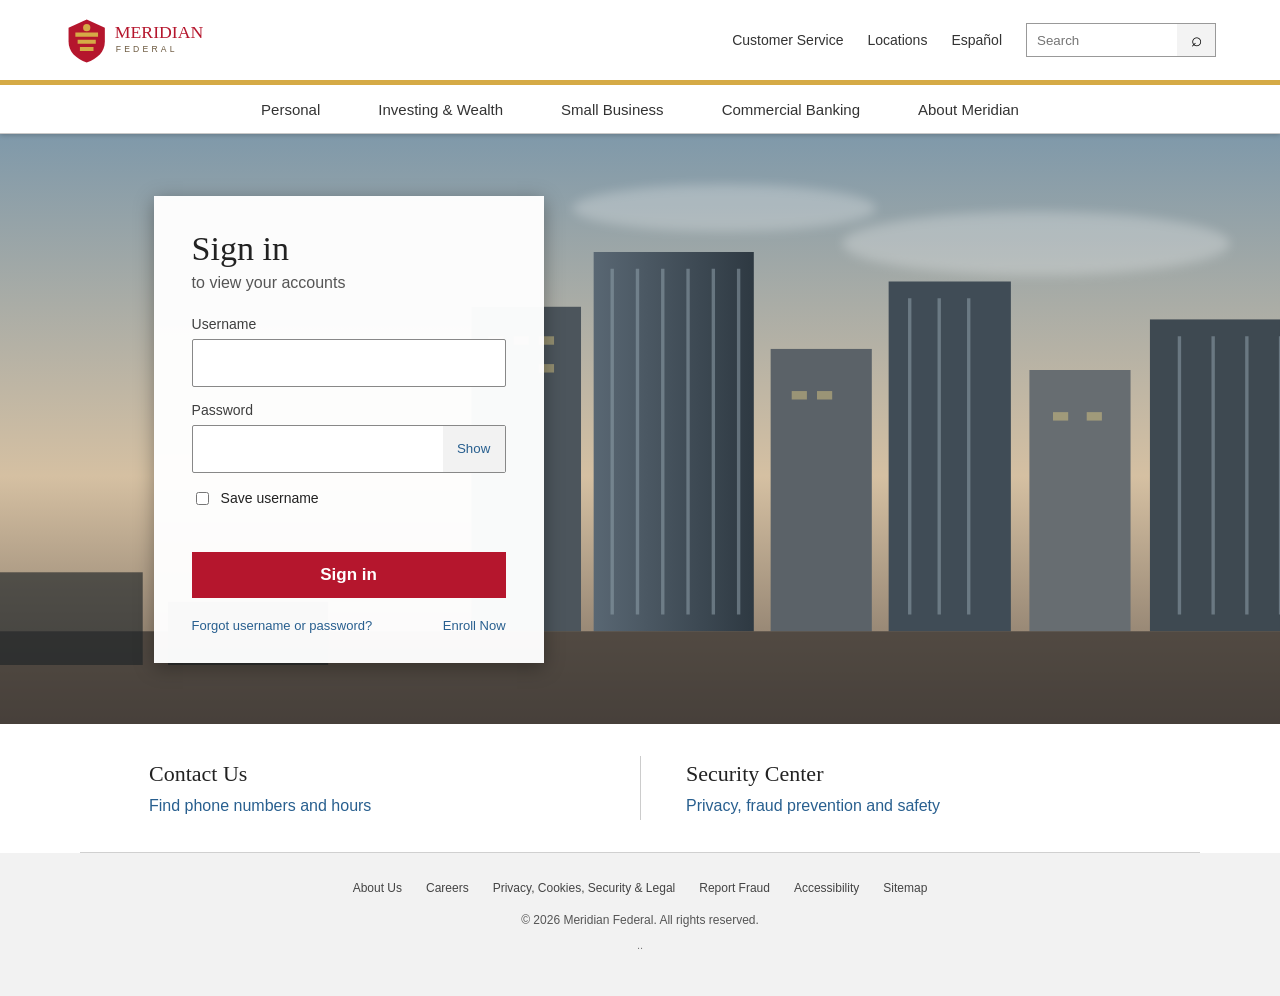
<file: index.html>
<!DOCTYPE html>
<html lang="en">
<head>
  <meta charset="UTF-8" />
  <meta name="viewport" content="width=device-width, initial-scale=1.0" />
  <title>Meridian Federal | Sign On</title>
  <link rel="stylesheet" href="styles.css" />
</head>
<body class="login-page">
  <header class="site-header">
    <div class="topbar">
      <a class="brand" href="index.html" aria-label="Meridian Federal home">
        <img src="assets/logo.svg" alt="Meridian Federal" />
      </a>
      <nav class="utility-nav" aria-label="Utility navigation">
        <a href="#">Customer Service</a>
        <a href="#">Locations</a>
        <a href="#">Español</a>
        <form class="search-box" onsubmit="return false">
          <input type="search" placeholder="Search" aria-label="Search" />
          <button type="submit" aria-label="Submit search">⌕</button>
        </form>
      </nav>
    </div>
    <div class="gold-line"></div>
    <nav class="main-nav" aria-label="Primary navigation">
      <a href="#">Personal</a>
      <a href="#">Investing & Wealth</a>
      <a href="#">Small Business</a>
      <a href="#">Commercial Banking</a>
      <a href="#">About Meridian</a>
    </nav>
  </header>

  <main class="hero-login">
    <section class="login-card" aria-labelledby="sign-in-heading">
      <h1 id="sign-on-heading">Sign in</h1>
      <p class="subtitle">to view your accounts</p>

      <form id="loginForm" novalidate>
        <label for="username">Username</label>
        <input id="username" name="username" type="text" autocomplete="username" />

        <label for="password">Password</label>
        <div class="password-wrap">
          <input id="password" name="password" type="password" autocomplete="current-password" />
          <button id="togglePassword" type="button" class="show-btn">Show</button>
        </div>

        <label class="remember-row">
          <input type="checkbox" />
          <span>Save username</span>
        </label>

        <p id="loginError" class="login-error" role="alert" aria-live="polite"></p>
        <button class="primary-btn" type="submit">Sign in</button>
      </form>

      <div class="login-links">
        <a href="#">Forgot username or password?</a>
        <a href="#">Enroll Now</a>
      </div>
    </section>
  </main>

  <section class="help-strip">
    <div>
      <h2>Contact Us</h2>
      <a href="#">Find phone numbers and hours</a>
    </div>
    <div>
      <h2>Security Center</h2>
      <a href="#">Privacy, fraud prevention and safety</a>
    </div>
  </section>

  <footer class="site-footer">
    <div class="footer-links">
      <a href="#">About Us</a>
      <a href="#">Careers</a>
      <a href="#">Privacy, Cookies, Security & Legal</a>
      <a href="#">Report Fraud</a>
      <a href="#">Accessibility</a>
      <a href="#">Sitemap</a>
    </div>
    <p>© 2026 Meridian Federal. All rights reserved.</p>
    <p class="fictional-note">..</p>
  </footer>

  <script src="script.js"></script>
</body>
</html>
</file>
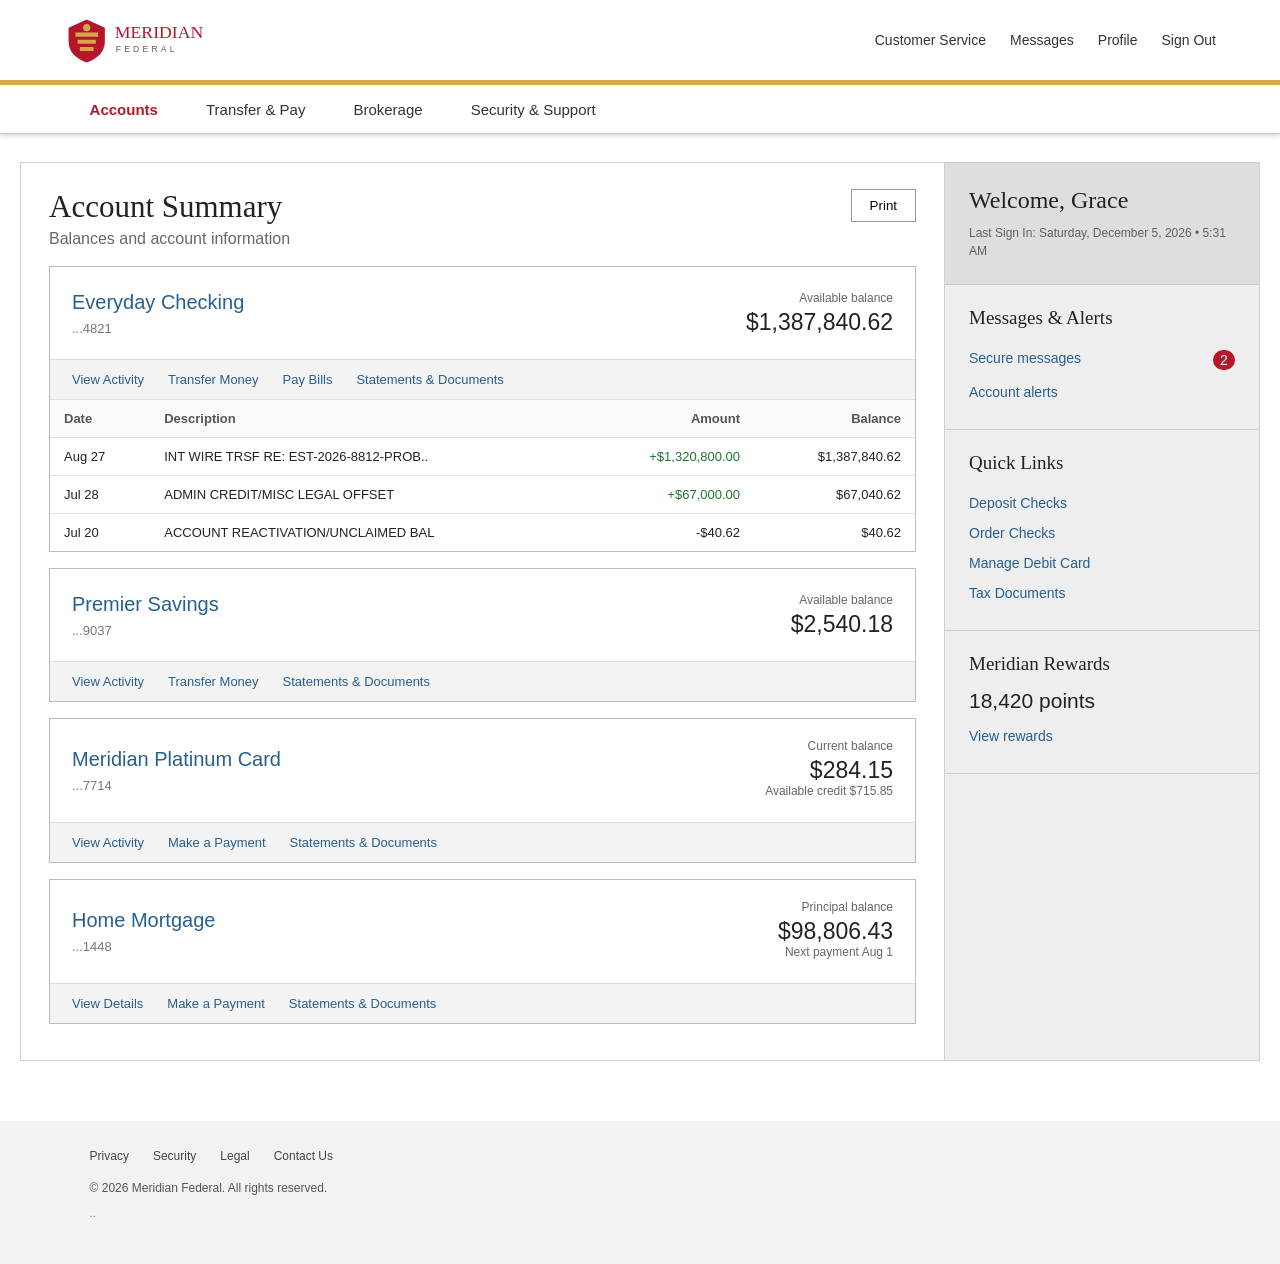
<file: dashboard.html>
<!DOCTYPE html>
<html lang="en">
<head>
  <meta charset="UTF-8" />
  <meta name="viewport" content="width=device-width, initial-scale=1.0" />
  <title>Meridian Federal | Account Summary</title>
  <link rel="stylesheet" href="styles.css" />
</head>
<body class="dashboard-page">
  <header class="site-header dashboard-header">
    <div class="topbar">
      <a class="brand" href="dashboard.html"><img src="assets/logo.svg" alt="Meridian Federal" /></a>
      <nav class="utility-nav">
        <a href="#">Customer Service</a>
        <a href="#">Messages</a>
        <a href="#">Profile</a>
        <a href="index.html" id="signOff">Sign Out</a>
      </nav>
    </div>
    <div class="gold-line"></div>
    <nav class="main-nav dashboard-nav">
      <a class="active" href="#">Accounts</a>
      <a href="transfer-pay.html">Transfer & Pay</a>
      <a href="#">Brokerage</a>
      <a href="#">Security & Support</a>
    </nav>
  </header>

  <main class="dashboard-shell">
    <section class="dashboard-main">
      <div class="page-title-row">
        <div>
          <h1>Account Summary</h1>
          <p>Balances and account information</p>
        </div>
        <button class="print-btn" type="button">Print</button>
      </div>

      <article class="account-card expanded">
        <div class="account-head">
          <div>
            <h2>Everyday Checking</h2>
            <p>...4821</p>
          </div>
          <div class="balance-block">
            <span>Available balance</span>
            <strong>$1,387,840.62</strong>
          </div>
        </div>
        <div class="account-actions">
          <a href="#">View Activity</a>
          <a href="transfer-pay.html?tab=transfer">Transfer Money</a>
          <a href="transfer-pay.html?tab=pay">Pay Bills</a>
          <a href="#">Statements & Documents</a>
        </div>
        <div class="activity-table-wrap">
          <table class="activity-table">
            <thead>
              <tr><th>Date</th><th>Description</th><th>Amount</th><th>Balance</th></tr>
            </thead>
            <tbody>
              <tr><td>Aug 27</td><td>INT WIRE TRSF RE: EST-2026-8812-PROB..</td><td class="positive">+$1,320,800.00</td><td>$1,387,840.62</td></tr>
              <tr><td>Jul 28</td><td>ADMIN CREDIT/MISC LEGAL OFFSET</td><td class="positive">+$67,000.00</td><td>$67,040.62</td></tr>
              <tr><td>Jul 20</td><td>ACCOUNT REACTIVATION/UNCLAIMED BAL</td><td>-$40.62</td><td>$40.62</td></tr>
            </tbody>
          </table>
        </div>
      </article>

      <article class="account-card">
        <div class="account-head">
          <div><h2>Premier Savings</h2><p>...9037</p></div>
          <div class="balance-block"><span>Available balance</span><strong>$2,540.18</strong></div>
        </div>
        <div class="account-actions"><a href="#">View Activity</a><a href="transfer-pay.html?tab=transfer">Transfer Money</a><a href="#">Statements & Documents</a></div>
      </article>

      <article class="account-card">
        <div class="account-head">
          <div><h2>Meridian Platinum Card</h2><p>...7714</p></div>
          <div class="balance-block"><span>Current balance</span><strong>$284.15</strong><small>Available credit $715.85</small></div>
        </div>
        <div class="account-actions"><a href="#">View Activity</a><a href="transfer-pay.html?tab=pay">Make a Payment</a><a href="#">Statements & Documents</a></div>
      </article>

      <article class="account-card">
        <div class="account-head">
          <div><h2>Home Mortgage</h2><p>...1448</p></div>
          <div class="balance-block"><span>Principal balance</span><strong>$98,806.43</strong><small>Next payment Aug 1</small></div>
        </div>
        <div class="account-actions"><a href="#">View Details</a><a href="transfer-pay.html?tab=pay">Make a Payment</a><a href="#">Statements & Documents</a></div>
      </article>
    </section>

    <aside class="profile-panel">
      <div class="welcome-box">
        <h2>Welcome, Grace</h2>
        <p id="lastSignOn">Last Sign In</p>
      </div>
      <div class="side-section">
        <h3>Messages & Alerts</h3>
        <a href="#">Secure messages <span>2</span></a>
        <a href="#">Account alerts</a>
      </div>
      <div class="side-section">
        <h3>Quick Links</h3>
        <a href="#">Deposit Checks</a>
        <a href="#">Order Checks</a>
        <a href="#">Manage Debit Card</a>
        <a href="#">Tax Documents</a>
      </div>
      <div class="side-section rewards">
        <h3>Meridian Rewards</h3>
        <strong>18,420 points</strong>
        <a href="#">View rewards</a>
      </div>
    </aside>
  </main>

  <footer class="site-footer dashboard-footer">
    <div class="footer-links">
      <a href="#">Privacy</a><a href="#">Security</a><a href="#">Legal</a><a href="#">Contact Us</a>
    </div>
    <p>© 2026 Meridian Federal. All rights reserved.</p>
    <p class="fictional-note">..</p>
  </footer>

  <script src="script.js"></script>
</body>
</html>
</file>
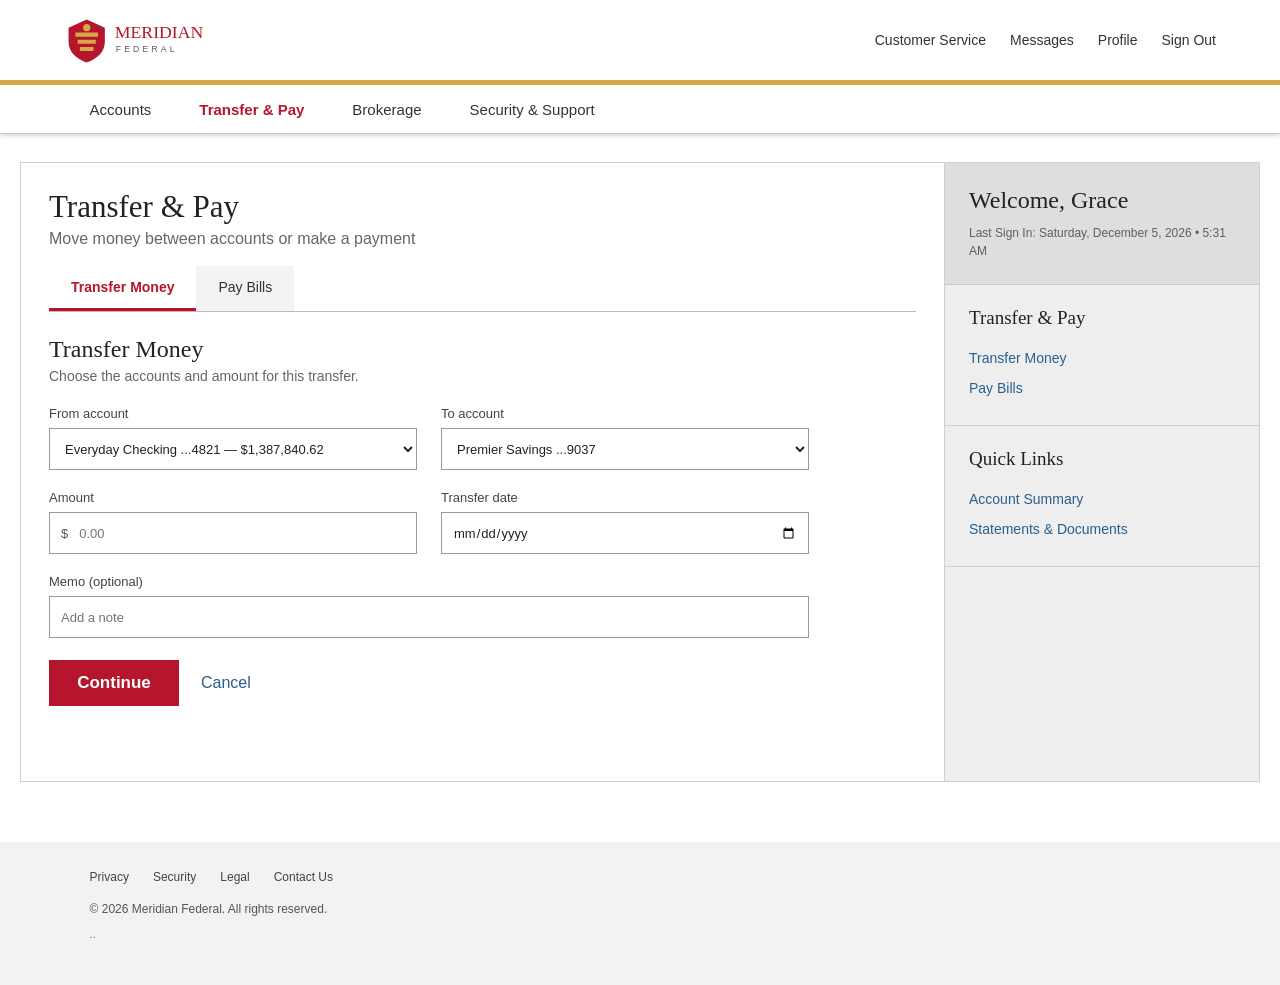
<file: transfer-pay.html>
<!DOCTYPE html>
<html lang="en">
<head>
  <meta charset="UTF-8" />
  <meta name="viewport" content="width=device-width, initial-scale=1.0" />
  <title>Meridian Federal | Transfer & Pay</title>
  <link rel="stylesheet" href="styles.css" />
</head>
<body class="dashboard-page">
  <header class="site-header dashboard-header">
    <div class="topbar">
      <a class="brand" href="dashboard.html"><img src="assets/logo.svg" alt="Meridian Federal" /></a>
      <nav class="utility-nav">
        <a href="#">Customer Service</a>
        <a href="#">Messages</a>
        <a href="#">Profile</a>
        <a href="index.html">Sign Out</a>
      </nav>
    </div>
    <div class="gold-line"></div>
    <nav class="main-nav dashboard-nav">
      <a href="dashboard.html">Accounts</a>
      <a class="active" href="transfer-pay.html">Transfer & Pay</a>
      <a href="#">Brokerage</a>
      <a href="#">Security & Support</a>
    </nav>
  </header>

  <main class="dashboard-shell transfer-shell">
    <section class="dashboard-main">
      <div class="page-title-row">
        <div>
          <h1>Transfer & Pay</h1>
          <p>Move money between accounts or make a payment</p>
        </div>
      </div>

      <div class="transfer-tabs" role="tablist" aria-label="Transfer and payment options">
        <button class="transfer-tab active" type="button" data-tab="transfer">Transfer Money</button>
        <button class="transfer-tab" type="button" data-tab="pay">Pay Bills</button>
      </div>

      <section class="transfer-panel active" id="transferPanel">
        <h2>Transfer Money</h2>
        <p class="panel-intro">Choose the accounts and amount for this transfer.</p>
        <div class="transfer-form-grid">
          <label>From account
            <select id="transferFrom">
              <option>Everyday Checking ...4821 — $1,387,840.62</option>
              <option>Premier Savings ...9037 — $2,540.18</option>
            </select>
          </label>
          <label>To account
            <select id="transferTo">
              <option>Premier Savings ...9037</option>
              <option>Everyday Checking ...4821</option>
              <option>Meridian Platinum Card ...7714</option>
            </select>
          </label>
          <label>Amount
            <div class="money-input"><span>$</span><input id="transferAmount" inputmode="decimal" placeholder="0.00" /></div>
          </label>
          <label>Transfer date
            <input id="transferDate" type="date" />
          </label>
          <label class="full-row">Memo (optional)
            <input id="transferMemo" type="text" maxlength="60" placeholder="Add a note" />
          </label>
        </div>
        <div class="restriction-message" id="transferRestriction" role="alert" aria-live="polite"></div>
        <div class="form-actions">
          <button class="primary-btn transfer-primary" id="continueTransfer" type="button">Continue</button>
          <a href="dashboard.html">Cancel</a>
        </div>
      </section>

      <section class="transfer-panel" id="payPanel">
        <h2>Pay Bills</h2>
        <p class="panel-intro">Select a payee and payment amount.</p>
        <div class="transfer-form-grid">
          <label>Pay from
            <select id="payFrom">
              <option>Everyday Checking ...4821 — $48,275.62</option>
              <option>Premier Savings ...9037 — $126,540.18</option>
            </select>
          </label>
          <label>Payee
            <select id="payee">
              <option>Meridian Platinum Card ...7714</option>
              <option>Home Mortgage ...1448</option>
            </select>
          </label>
          <label>Amount
            <div class="money-input"><span>$</span><input id="paymentAmount" inputmode="decimal" placeholder="0.00" /></div>
          </label>
          <label>Payment date
            <input id="paymentDate" type="date" />
          </label>
        </div>
        <div class="restriction-message" id="paymentRestriction" role="alert" aria-live="polite"></div>
        <div class="form-actions">
          <button class="primary-btn transfer-primary" id="continuePayment" type="button">Continue</button>
          <a href="dashboard.html">Cancel</a>
        </div>
      </section>
    </section>

    <aside class="profile-panel">
      <div class="welcome-box">
        <h2>Welcome, Grace</h2>
        <p id="lastSignOn">Last Sign In</p>
      </div>
      <div class="side-section">
        <h3>Transfer & Pay</h3>
        <a href="transfer-pay.html?tab=transfer">Transfer Money</a>
        <a href="transfer-pay.html?tab=pay">Pay Bills</a>
      </div>
      <div class="side-section">
        <h3>Quick Links</h3>
        <a href="dashboard.html">Account Summary</a>
        <a href="#">Statements & Documents</a>
      </div>
    </aside>
  </main>

  <footer class="site-footer dashboard-footer">
    <div class="footer-links">
      <a href="#">Privacy</a><a href="#">Security</a><a href="#">Legal</a><a href="#">Contact Us</a>
    </div>
    <p>© 2026 Meridian Federal. All rights reserved.</p>
    <p class="fictional-note">..</p>
  </footer>

  <script src="script.js"></script>
</body>
</html>
</file>
<file: styles.css>
:root {
  --red: #b5162d;
  --deep-red: #8e1023;
  --gold: #d5aa46;
  --ink: #222;
  --muted: #666;
  --line: #d9d9d9;
  --panel: #f3f3f3;
}
* { box-sizing: border-box; }
html, body { margin: 0; min-height: 100%; font-family: Arial, Helvetica, sans-serif; color: var(--ink); }
a { color: #285f8f; text-decoration: none; }
a:hover { text-decoration: underline; }
.site-header { background: #fff; box-shadow: 0 1px 5px rgba(0,0,0,.22); position: relative; z-index: 3; }
.topbar { min-height: 80px; display: flex; align-items: center; justify-content: space-between; padding: 0 5vw; }
.brand img { width: 245px; display: block; }
.utility-nav { display: flex; align-items: center; gap: 24px; font-size: 14px; }
.utility-nav a { color: #333; }
.search-box { display: flex; border: 1px solid #999; height: 34px; background: #fff; }
.search-box input { border: 0; width: 150px; padding: 0 10px; outline: none; }
.search-box button { width: 38px; border: 0; background: #f3f3f3; cursor: pointer; font-size: 19px; }
.gold-line { height: 5px; background: var(--gold); }
.main-nav { height: 49px; display: flex; justify-content: center; align-items: center; gap: 58px; border-bottom: 1px solid #c8c8c8; }
.main-nav a { color: #333; font-size: 15px; }
.hero-login { min-height: 590px; background: url('assets/hero.svg') center/cover no-repeat; display: flex; align-items: center; padding: 42px 0 42px 12vw; }
.login-card { width: 390px; background: rgba(255,255,255,.97); padding: 34px 38px 30px; box-shadow: 0 4px 18px rgba(0,0,0,.34); }
.login-card h1 { margin: 0; font-family: Georgia, 'Times New Roman', serif; font-size: 34px; font-weight: normal; }
.subtitle { margin: 6px 0 24px; color: #555; }
.login-card label:not(.remember-row) { display: block; margin: 15px 0 7px; font-size: 14px; color: #3f3f3f; }
.login-card input[type='text'], .login-card input[type='password'] { width: 100%; height: 48px; border: 1px solid #888; border-radius: 2px; padding: 0 13px; font-size: 17px; }
.password-wrap { position: relative; }
.password-wrap input { padding-right: 68px !important; }
.show-btn { position: absolute; right: 1px; top: 1px; height: 46px; width: 62px; border: 0; background: #f2f2f2; color: #285f8f; cursor: pointer; }
.remember-row { display: flex; gap: 9px; align-items: center; margin: 16px 0; font-size: 14px; }
.primary-btn { width: 100%; height: 46px; border: 0; background: var(--red); color: white; font-size: 17px; font-weight: bold; cursor: pointer; }
.primary-btn:hover { background: var(--deep-red); }
.login-error { min-height: 20px; color: #b00020; font-size: 13px; margin: 0 0 8px; }
.login-links { display: flex; justify-content: space-between; margin-top: 20px; font-size: 13px; }
.help-strip { display: grid; grid-template-columns: 1fr 1fr; max-width: 1120px; margin: 0 auto; padding: 32px 24px; border-bottom: 1px solid #d0d0d0; }
.help-strip > div { padding: 5px 45px; }
.help-strip > div + div { border-left: 1px solid #ccc; }
.help-strip h2 { margin: 0 0 10px; font: normal 22px Georgia, serif; }
.site-footer { background: #f2f2f2; padding: 28px 5vw 34px; text-align: center; color: #555; font-size: 12px; }
.footer-links { display: flex; flex-wrap: wrap; justify-content: center; gap: 24px; margin-bottom: 18px; }
.footer-links a { color: #444; }
.fictional-note { margin-top: 8px; font-size: 11px; color: #777; }

.dashboard-page { background: #fff; }
.dashboard-nav { justify-content: flex-start; padding-left: 7vw; gap: 48px; }
.dashboard-nav a.active { color: var(--red); font-weight: bold; }
.dashboard-shell { display: grid; grid-template-columns: minmax(0,1fr) 315px; max-width: 1240px; margin: 28px auto 60px; border: 1px solid #cfcfcf; }
.dashboard-main { padding: 26px 28px 36px; }
.page-title-row { display: flex; justify-content: space-between; align-items: flex-start; margin-bottom: 18px; }
.page-title-row h1 { margin: 0 0 5px; font: normal 31px Georgia, serif; }
.page-title-row p { margin: 0; color: #666; }
.print-btn { background: #fff; border: 1px solid #999; padding: 8px 18px; cursor: pointer; }
.account-card { border: 1px solid #bbb; margin-top: 16px; background: white; }
.account-head { min-height: 92px; display: flex; justify-content: space-between; align-items: center; padding: 20px 22px; }
.account-head h2 { margin: 0 0 7px; font-size: 20px; color: #285f8f; font-weight: normal; }
.account-head p { margin: 0; color: #777; font-size: 13px; }
.balance-block { text-align: right; }
.balance-block span, .balance-block small { display: block; color: #666; font-size: 12px; margin-bottom: 4px; }
.balance-block strong { display: block; font-size: 23px; font-weight: normal; }
.account-actions { display: flex; gap: 24px; padding: 12px 22px; background: #f3f3f3; border-top: 1px solid #ddd; font-size: 13px; flex-wrap: wrap; }
.activity-table-wrap { overflow-x: auto; }
.activity-table { width: 100%; border-collapse: collapse; font-size: 13px; }
.activity-table th, .activity-table td { padding: 11px 14px; border-top: 1px solid #e1e1e1; text-align: left; }
.activity-table th { background: #fafafa; color: #555; }
.activity-table th:nth-child(3), .activity-table th:nth-child(4), .activity-table td:nth-child(3), .activity-table td:nth-child(4) { text-align: right; }
.positive { color: #237232; }
.profile-panel { background: #eeeeee; border-left: 1px solid #cfcfcf; }
.welcome-box { background: #dedede; padding: 24px; border-bottom: 1px solid #c7c7c7; }
.welcome-box h2 { margin: 0 0 10px; font: normal 24px Georgia, serif; }
.welcome-box p { margin: 0; font-size: 12px; color: #5f5f5f; line-height: 1.5; }
.side-section { padding: 22px 24px; border-bottom: 1px solid #cfcfcf; }
.side-section h3 { margin: 0 0 14px; font: normal 19px Georgia, serif; }
.side-section a { display: flex; justify-content: space-between; padding: 7px 0; font-size: 14px; }
.side-section a span { background: var(--red); color: white; border-radius: 12px; min-width: 22px; text-align: center; padding: 2px 6px; }
.rewards strong { display: block; font-size: 21px; margin-bottom: 8px; font-weight: normal; }
.dashboard-footer { text-align: left; padding-left: 7vw; }
.dashboard-footer .footer-links { justify-content: flex-start; }

@media (max-width: 900px) {
  .topbar { padding: 14px 18px; flex-direction: column; gap: 14px; }
  .utility-nav { flex-wrap: wrap; justify-content: center; gap: 12px 18px; }
  .main-nav { overflow-x: auto; justify-content: flex-start; padding: 0 18px; gap: 28px; white-space: nowrap; }
  .hero-login { padding: 35px 18px; justify-content: center; }
  .login-card { width: min(100%, 390px); }
  .dashboard-shell { grid-template-columns: 1fr; margin: 18px; }
  .profile-panel { border-left: 0; border-top: 1px solid #cfcfcf; }
}
@media (max-width: 560px) {
  .brand img { width: 210px; }
  .search-box { width: 100%; }
  .search-box input { flex: 1; width: auto; }
  .help-strip { grid-template-columns: 1fr; }
  .help-strip > div { padding: 18px 5px; }
  .help-strip > div + div { border-left: 0; border-top: 1px solid #ccc; }
  .login-links { flex-direction: column; gap: 10px; }
  .dashboard-main { padding: 20px 14px; }
  .account-head { align-items: flex-start; gap: 18px; }
  .balance-block strong { font-size: 20px; }
}


/* Transfer & Pay */
.transfer-shell { min-height: 620px; }
.transfer-tabs { display: flex; border-bottom: 1px solid #bbb; margin: 4px 0 24px; gap: 0; }
.transfer-tab { border: 0; border-bottom: 3px solid transparent; background: #f3f3f3; padding: 13px 22px; color: #333; font-size: 14px; cursor: pointer; }
.transfer-tab.active { background: #fff; color: var(--red); border-bottom-color: var(--red); font-weight: bold; }
.transfer-panel { display: none; }
.transfer-panel.active { display: block; }
.transfer-panel h2 { margin: 0 0 5px; font: normal 24px Georgia, serif; }
.panel-intro { margin: 0 0 22px; color: #666; font-size: 14px; }
.transfer-form-grid { display: grid; grid-template-columns: 1fr 1fr; gap: 20px 24px; max-width: 760px; }
.transfer-form-grid label { display: flex; flex-direction: column; gap: 7px; font-size: 13px; color: #444; }
.transfer-form-grid select, .transfer-form-grid input { width: 100%; height: 42px; border: 1px solid #999; background: #fff; padding: 0 11px; font: inherit; color: #222; }
.transfer-form-grid .full-row { grid-column: 1 / -1; }
.money-input { display: flex; align-items: center; border: 1px solid #999; background: #fff; height: 42px; }
.money-input span { padding-left: 11px; color: #555; }
.money-input input { border: 0; height: 40px; outline: none; }
.restriction-message { display: none; max-width: 760px; margin-top: 22px; padding: 14px 16px; border: 1px solid #b5162d; background: #fff4f5; color: #7e0e20; font-size: 14px; line-height: 1.45; }
.restriction-message.show { display: block; }
.form-actions { display: flex; align-items: center; gap: 22px; margin-top: 22px; }
.transfer-primary { width: auto; min-width: 130px; padding: 0 24px; }
@media (max-width: 650px) { .transfer-form-grid { grid-template-columns: 1fr; } .transfer-form-grid .full-row { grid-column: auto; } .transfer-tabs { flex-direction: column; } }
</file>
